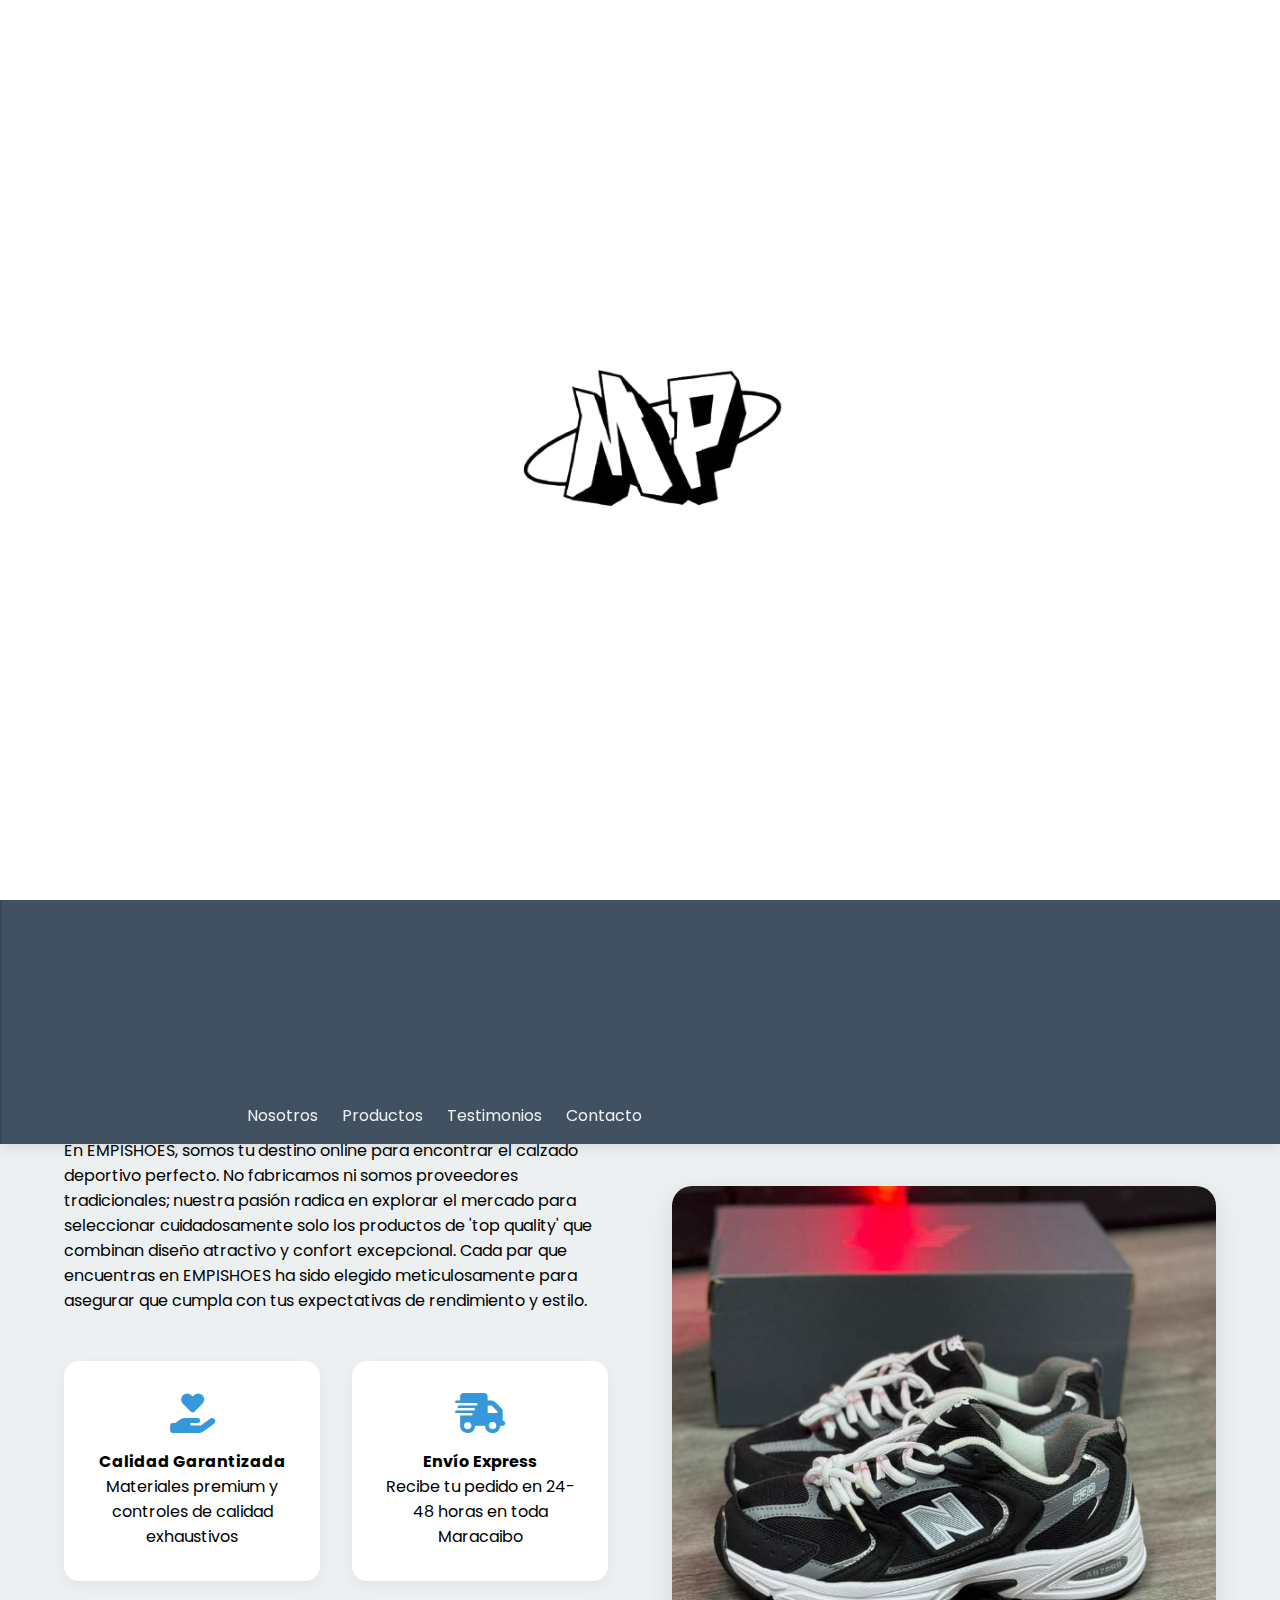
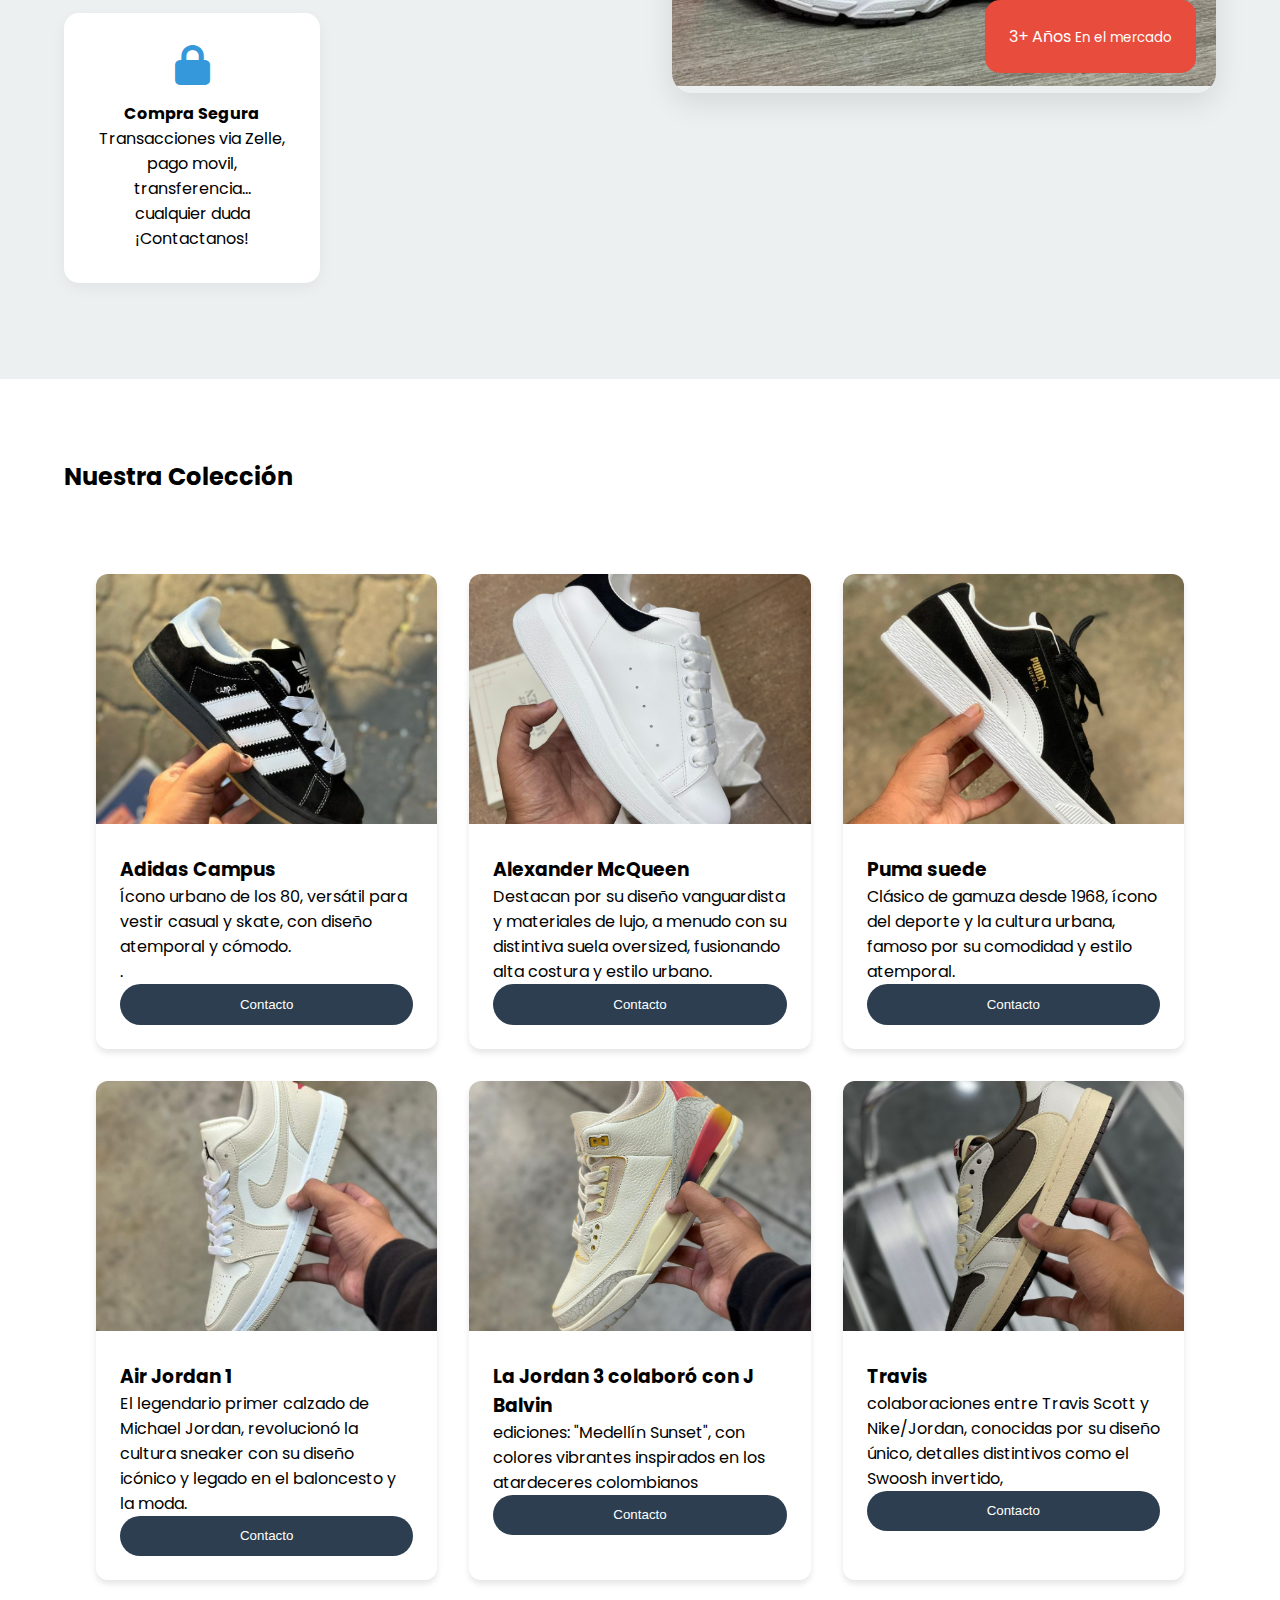
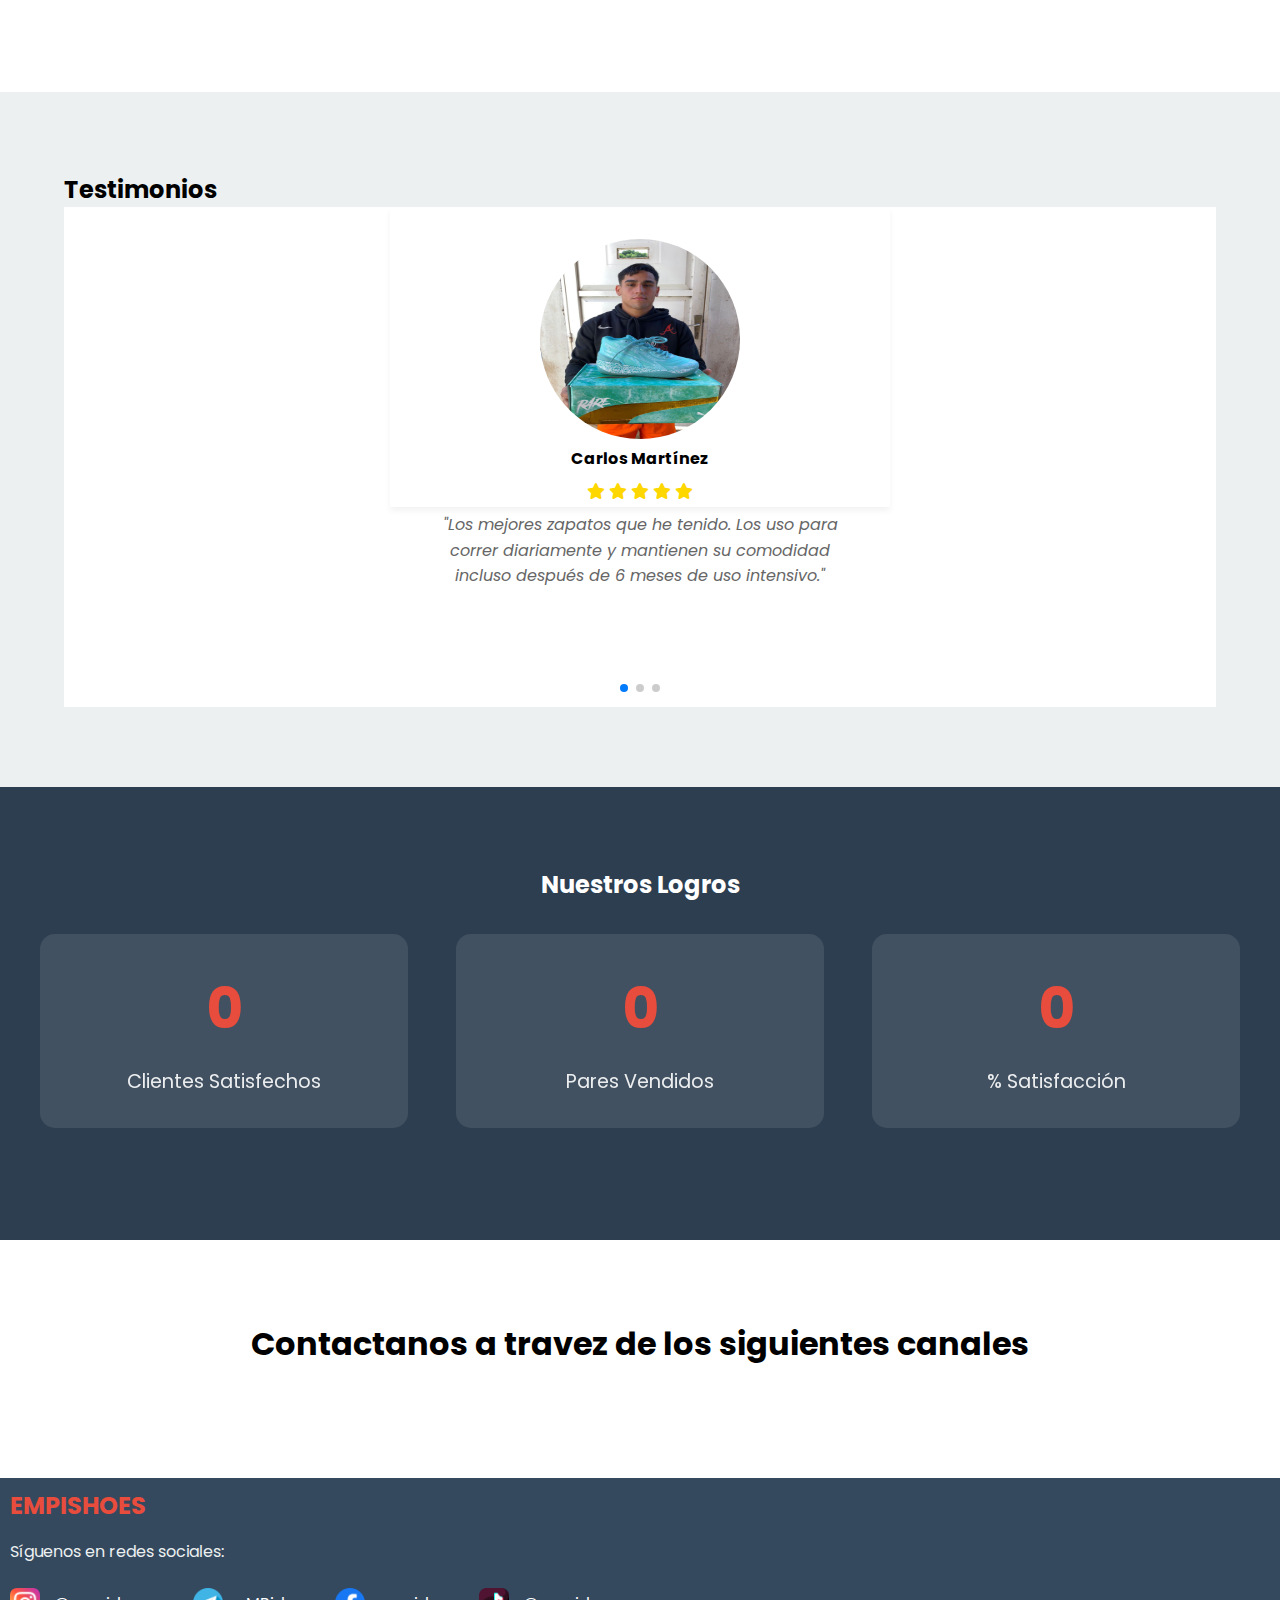
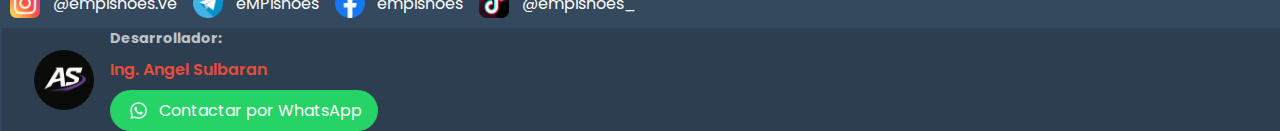
<file: index.html>
<!DOCTYPE html>
<html lang="es">
<head>
    <link rel="stylesheet" href="style.css">
    <link rel="stylesheet" href="animar.js"> <!-- Error: Debe ser script -->
    <meta charset="UTF-8">
    <meta name="viewport" content="width=device-width, initial-scale=1.0">
    <title>EMPISHOES | Zapatos Deportivos Premium Online</title>
    <link href="https://fonts.googleapis.com/css2?family=Poppins:wght@300;400;500;600;700&display=swap" rel="stylesheet">
    <link rel="stylesheet" href="https://cdnjs.cloudflare.com/ajax/libs/font-awesome/6.4.0/css/all.min.css">
    <link rel="stylesheet" href="https://cdn.jsdelivr.net/npm/swiper@9/swiper-bundle.min.css">
</head>
<body>
    <header class="header">
        <nav class="nav">
            <a href="#" class="logo">EMPISHOES</a>
            <div class="nav-links">
                <img src="img/logo2.PNG"  alt="">
                <a href="#about">Nosotros</a>
                <a href="#products">Productos</a>
                <a href="#testimonios">Testimonios</a>
                <a href="#contact">Contacto</a>
            </div>
        </nav>
        <!-- Agrega esto en el header -->
        <button class="menu-toggle" aria-label="Abrir menú">
            <span class="hamburger"></span>
        </button>
    </header>

    <div class="preloader">
        <img src="img/logoCorrecto.png" alt="EMPISHOES Logo" class="preloader-logo">
    </div>

    <section class="hero">
        <div class="hero-content">
            <h1>Zapatos Deportivos Premium<br>para tu Estilo Único</h1>
            <p>Calidad en precio y producto</p>
            <a href="https://drive.google.com/drive/folders/1gpLf9Mjy3mPeH2k1F-7JvtDMiJg0znaA" class="cta-btn">Explora la Colección</a>
        </div>
        
        <div class="hero-slider">
            <div class="swiper">
                <div class="swiper-wrapper">
                    <div class="swiper-slide">
                        <img src="img/recorte1.jpg" alt="Modelo 1">
                    </div>
                    <div class="swiper-slide">
                        <img src="img/recorte.jpg" alt="Modelo 2">
                    </div>
                    <div class="swiper-slide">
                        <img src="img/recorte3.jpg" alt="Modelo 2">
                    </div>
                </div>
                <div class="swiper-pagination"></div>
            </div>
        </div>
    </section>

    <section id="about" class="about">
    <div class="section-container">
        <div class="about-grid">
            <div class="about-content">
                <h2>Nuestra Historia</h2>
                <p class="highlight-text">Más de 3 años calzando tus pasos</p>
                <p>En EMPISHOES, somos tu destino online para encontrar el calzado deportivo perfecto. No fabricamos ni somos proveedores tradicionales; nuestra pasión radica en explorar el mercado para seleccionar cuidadosamente solo los productos de 'top quality' que combinan diseño atractivo y confort excepcional. Cada par que encuentras en EMPISHOES ha sido elegido meticulosamente para asegurar que cumpla con tus expectativas de rendimiento y estilo.</p>
                
                <div class="values-grid">
                    <div class="value-card">
                        <i class="fas fa-hand-holding-heart"></i>
                        <h4>Calidad Garantizada</h4>
                        <p>Materiales premium y controles de calidad exhaustivos</p>
                    </div>
                    <div class="value-card">
                        <i class="fas fa-shipping-fast"></i>
                        <h4>Envío Express</h4>
                        <p>Recibe tu pedido en 24-48 horas en toda Maracaibo</p>
                    </div>
                    <div class="value-card">
                        <i class="fas fa-lock"></i>
                        <h4>Compra Segura</h4>
                        <p>Transacciones via Zelle, pago movil, transferencia... cualquier duda ¡Contactanos!</p>
                    </div>
                </div>
            </div>
            
            <div class="about-image">
                <img src="img/4952000089044397573.jpg" alt="Nuestros productos" loading="lazy">
                <div class="experience-badge">
                    <span>3+ Años</span>
                    <small>En el mercado</small>
                </div>
            </div>
        </div>
    </div>
</section>

    <section id="products" class="products">
    <h2>Nuestra Colección</h2>
    <div class="products-grid">
        <div class="product-card">
            <img src="img/4952000089044397564.jpg" alt="Zapato Runner Pro" loading="lazy">
            <div class="product-content">
                <h3>Adidas Campus</h3>
                <p>Ícono urbano de los 80, versátil para vestir casual y skate, con diseño atemporal y cómodo.
                    <br>.
                </p>
                
                <button class="product-btn"><a href="#contact">Contacto</a></button>
            </div>
        </div>

        <div class="product-card">
            <img src="img/4952000089044397565.jpg" alt="Urban Street" loading="lazy">
            <div class="product-content">
                <h3>Alexander McQueen</h3>
                <p>Destacan por su diseño vanguardista y materiales de lujo, a menudo con su distintiva suela oversized, fusionando alta costura y estilo urbano.</p>
             
                <button class="product-btn"><a href="#contact">Contacto</a></button>
            </div>
        </div>

        <div class="product-card">
            <img src="img/4952000089044397566.jpg" alt="Trail Master" loading="lazy">
            <div class="product-content">
                <h3>Puma suede</h3>
                <p>Clásico de gamuza desde 1968, ícono del deporte y la cultura urbana, famoso por su comodidad y estilo atemporal.</p>
                
                <button class="product-btn"><a href="#contact">Contacto</a></button>
            </div>
        </div>

        <div class="product-card">
            <img src="img/4952000089044397567.jpg" alt="Sport Light" loading="lazy">
            <div class="product-content">
                <h3>Air Jordan 1</h3>
                <p>El legendario primer calzado de Michael Jordan, revolucionó la cultura sneaker con su diseño icónico y legado en el baloncesto y la moda.</p>
                
                <button class="product-btn"><a href="#contact">Contacto</a></button>
            </div>
        </div>

        <div class="product-card">
            <img src="img/4952000089044397568.jpg" alt="Basket Pro" loading="lazy">
            <div class="product-content">
                <h3>La Jordan 3 colaboró con J Balvin</h3>
                <p>ediciones: "Medellín Sunset", con colores vibrantes inspirados en los atardeceres colombianos</p>
                
                <button class="product-btn"><a href="#contact">Contacto</a></button>
            </div>
        </div>

        <div class="product-card">
            <img src="img/4952000089044397569.jpg" alt="Casual Flex" loading="lazy">
            <div class="product-content">
                <h3>Travis</h3>
                <p>colaboraciones entre Travis Scott y Nike/Jordan, conocidas por su diseño único, detalles distintivos como el Swoosh invertido,</p>
                
                <button class="product-btn"><a href="#contact">Contacto</a></button>
            </div>
        </div>

    </div>
</section>

<section class="testimonials" id="testimonios">
    <h2>Testimonios</h2>
    <div class="swiper testimonials-swiper">
        
        <div class="swiper-wrapper">
            
            <div class="swiper-slide">
                <div class="testimonial-card">
                    <img src="img/persona1.jpg" alt="Cliente Satisfecho" class="testimonial-img">
                    <h4>Carlos Martínez</h4>
                    <div class="rating">
                        <i class="fas fa-star"></i>
                        <i class="fas fa-star"></i>
                        <i class="fas fa-star"></i>
                        <i class="fas fa-star"></i>
                        <i class="fas fa-star"></i>
                    </div>
                    <p>"Los mejores zapatos que he tenido. Los uso para correr diariamente y mantienen su comodidad incluso después de 6 meses de uso intensivo."</p>
                </div>
            </div>

            <div class="swiper-slide">
                <div class="testimonial-card">
                    <img src="img/persona2.jpg" alt="Cliente Satisfecho" class="testimonial-img">
                    <h4>Andres Rodríguez</h4>
                    <div class="rating">
                        <i class="fas fa-star"></i>
                        <i class="fas fa-star"></i>
                        <i class="fas fa-star"></i>
                        <i class="fas fa-star"></i>
                        <i class="fas fa-star"></i>
                    </div>
                    <p>"Excelente calidad y atención al cliente. El envío llegó antes de lo esperado y los zapatos son exactamente como se muestran en las fotos."</p>
                </div>
            </div>

            <div class="swiper-slide">
                <div class="testimonial-card">
                    <img src="img/persona3.jpg" alt="Cliente Satisfecho" class="testimonial-img">
                    <h4>David Gómez</h4>
                    <div class="rating">
                        <i class="fas fa-star"></i>
                        <i class="fas fa-star"></i>
                        <i class="fas fa-star"></i>
                        <i class="fas fa-star"></i>
                        <i class="fas fa-star"></i>
                    </div>
                    <p>"Increíble relación calidad-precio. Compré los Urban Street y son perfectos para el uso diario en la ciudad. ¡Totalmente recomendados!"</p>
                </div>
            </div>
        </div>
        <div class="swiper-pagination"></div>
    </div>
</section>

<section class="stats-section">
    <div class="stats-container">
        <h2>Nuestros Logros</h2>
        <div class="stats-grid">
            <div class="stat-card">
                <div class="stat-number" data-count="1500">0</div>
                <div class="stat-label">Clientes Satisfechos</div>
            </div>
            <div class="stat-card">
                <div class="stat-number" data-count="500">0</div>
                <div class="stat-label">Pares Vendidos</div>
            </div>
            <div class="stat-card">
                <div class="stat-number" data-count="98">0</div>
                <div class="stat-label">% Satisfacción</div>
            </div>
        </div>
    </div>
</section>

    <section id="contact" class="contact">
        <form id="contactForm">
            <h1>Contactanos a travez de los siguientes canales</h1>
            <ul>
                
                <li><a href="https://wa.me/+584126505112"><img src="img/social.png" alt="wasap"></a></li>
                <li><a href="https://t.me/empishoes"><img src="img/telegrama.png" alt="telegram"></a></li>
                <li><a href="https://www.instagram.com/empishoes.ve?igsh=cjZmejBwaXFtbnp5"><img src="img/instagram.png" alt="instagram"></a></li>
            </ul>
        </form>
    </section>

    <footer class="footer">
        <div class="footer-content">
            <!-- Sección Redes Sociales -->
            <div class="footer-section">
                <h3 class="footer-title">EMPISHOES</h3>
                <p class="footer-subtitle">Síguenos en redes sociales:</p>
                <div class="social-links">
                    <a href="https://www.instagram.com/empishoes.ve" target="_blank" class="social-item">
                        <img src="img/instagram.png" alt="Instagram">
                        <span>@empishoes.ve</span>
                    </a>
                    <a href="https://t.me/empishoes" target="_blank" class="social-item">
                        <img src="img/telegrama.png" alt="Telegram">
                        <span>eMPishoes</span>
                    </a>
                    <a href="https://www.facebook.com/100086057366749" target="_blank" class="social-item">
                        <img src="img/facebook.png" alt="Facebook">
                        <span>empishoes</span>
                    </a>
                    <a href="https://www.tiktok.com/@empishoes_" target="_blank" class="social-item">
                        <img src="img/tik-tok.png" alt="TikTok">
                        <span>@empishoes_</span>
                    </a>
                </div>
            </div>
    
            <!-- Sección Creador -->
            <div class="creador">
                <div class="developer-info">
                    <img src="img/miLogo.jpg" alt="Logo desarrollador" class="developer-logo">
                    <div class="developer-details">
                        <h4 class="developer-title">Desarrollador:</h4>
                        <p class="developer-name">Ing. Angel Sulbaran</p>
                        <a href="https://wa.me/584246018457" target="_blank" class="whatsapp-contact">
                            <img src="img/social.png" alt="Contactar por WhatsApp" class="whatsapp-icon">
                            <span>Contactar por WhatsApp</span>
                        </a>
                    </div>
                </div>
            </div>
        </div>
    </footer>

    <script src="https://cdn.jsdelivr.net/npm/swiper@9/swiper-bundle.min.js" class="top"></script>
    <script>

        // Contadores animados
        function animateValue(obj, start, end, duration) {
            let startTimestamp = null;
            const step = (timestamp) => {
                if (!startTimestamp) startTimestamp = timestamp;
                const progress = Math.min((timestamp - startTimestamp) / duration, 1);
                obj.textContent = Math.floor(progress * (end - start) + start);
                if (progress < 1) {
                    window.requestAnimationFrame(step);
                }
            };
            window.requestAnimationFrame(step);
        }

    // Observer para los contadores
    const counterObserver = new IntersectionObserver((entries) => {
        entries.forEach(entry => {
            if (entry.isIntersecting) {
                const counters = document.querySelectorAll('.stat-number');
                counters.forEach(counter => {
                    const target = parseInt(counter.dataset.count);
                    animateValue(counter, 0, target, 2000);
                });
                counterObserver.disconnect();
            }
        });
    }, { threshold: 0.5 });

    counterObserver.observe(document.querySelector('.stats-section'));


        const testimonialSwiper = new Swiper('.testimonials-swiper', {
            loop: true,
            autoplay: {
                delay: 5000,
            },
            pagination: {
                el: '.swiper-pagination',
                clickable: true,
            },
            breakpoints: {
                768: {
                    slidesPerView: 1,
                    spaceBetween: 20,
                },
                1024: {
                    slidesPerView: 2,
                    spaceBetween: 30,
                }
            }
        });
        
        
        // Swiper Initialization
        const swiper = new Swiper('.swiper', {
            loop: true,
            autoplay: {
                delay: 3000,
            },
            pagination: {
                el: '.swiper-pagination',
                clickable: true,
            },
        });

        // Smooth Scroll
        document.querySelectorAll('a[href^="#"]').forEach(anchor => {
            anchor.addEventListener('click', function (e) {
                e.preventDefault();
                document.querySelector(this.getAttribute('href')).scrollIntoView({
                    behavior: 'smooth'
                });
            });
        });

        // Form Handling
        document.getElementById('contactForm').addEventListener('submit', (e) => {
            e.preventDefault();
            // Aquí iría la lógica de envío
            alert('Gracias por tu mensaje!');
        });

        // Scroll Animation
        const observerOptions = {
            threshold: 0.1
        };

        const observer = new IntersectionObserver((entries) => {
            entries.forEach(entry => {
                if (entry.isIntersecting) {
                    entry.target.classList.add('visible');
                }
            });
        }, observerOptions);

        document.querySelectorAll('.product-card').forEach(card => {
            observer.observe(card);
        });

        // Back to Top Button
const backToTop = document.createElement('button');
backToTop.innerHTML = '↑';
backToTop.classList.add('back-to-top');
document.body.appendChild(backToTop);

// Estilos CSS para el botón
const style = document.createElement('style');
style.textContent = `
.back-to-top {
    position: fixed;
    bottom: 20px;
    right: 20px;
    width: 50px;
    height: 50px;
    border: none;
    border-radius: 50%;
    background-color: var(--secondary);
    color: white;
    font-size: 24px;
    cursor: pointer;
    opacity: 0;
    visibility: hidden;
    transform: translateY(100px);
    transition: all 0.3s ease;
    box-shadow: 0 5px 15px rgba(0,0,0,0.3);
    z-index: 1000;
    display: flex;
    align-items: center;
    justify-content: center;
}

.back-to-top.show {
    opacity: 1;
    visibility: visible;
    transform: translateY(0);
}

.back-to-top:hover {
    transform: translateY(-3px);
    background-color: var(--accent);
    box-shadow: 0 8px 20px rgba(0,0,0,0.4);
}

@keyframes pulse {
    0% { transform: scale(1); }
    50% { transform: scale(1.1); }
    100% { transform: scale(1); }
}

.back-to-top.pulse {
    animation: pulse 1.5s infinite;
}
`;
document.head.appendChild(style);

window.addEventListener('scroll', () => {
    if (window.scrollY > 500) {
        backToTop.classList.add('show', 'pulse');
    } else {
        backToTop.classList.remove('show', 'pulse');
    }
});

backToTop.addEventListener('click', () => {
    backToTop.classList.add('click-animation');
    window.scrollTo({
        top: 0,
        behavior: 'smooth'
    });
    setTimeout(() => {
        backToTop.classList.remove('click-animation');
    }, 300);
});

// Añadir animación al hacer clic
const clickStyle = document.createElement('style');
clickStyle.textContent = `
@keyframes bounce {
    0%, 100% { transform: translateY(0); }
    50% { transform: translateY(-10px); }
}

.click-animation {
    animation: bounce 0.3s ease;
}
`;
document.head.appendChild(clickStyle);


// Agrega esta parte al final del script
document.addEventListener('DOMContentLoaded', function() {
    // Agrega clase de loading al body
    document.body.classList.add('loading');
    
    // Oculta el preloader después de 2.5s
    setTimeout(() => {
      document.querySelector('.preloader').style.display = 'none';
      document.body.classList.remove('loading');
    }, 2500);
  });


  // Agrega este script
const menuToggle = document.querySelector('.menu-toggle');
const navLinks = document.querySelector('.nav-links');

// Toggle del menú
menuToggle.addEventListener('click', () => {
    navLinks.classList.toggle('active');
    menuToggle.classList.toggle('active');
    
    // Actualizar accesibilidad
    const isExpanded = navLinks.classList.contains('active');
    menuToggle.setAttribute('aria-expanded', isExpanded);
});

// Cerrar menú al hacer click en un enlace
document.querySelectorAll('.nav-links a').forEach(link => {
    link.addEventListener('click', () => {
        navLinks.classList.remove('active');
        menuToggle.classList.remove('active');
        menuToggle.setAttribute('aria-expanded', 'false');
    });
});

// Cerrar menú al hacer click fuera
document.addEventListener('click', (e) => {
    if (!navLinks.contains(e.target) && !menuToggle.contains(e.target)) {
        navLinks.classList.remove('active');
        menuToggle.classList.remove('active');
        menuToggle.setAttribute('aria-expanded', 'false');
    }
});
    </script>
</body>
</html>
</file>
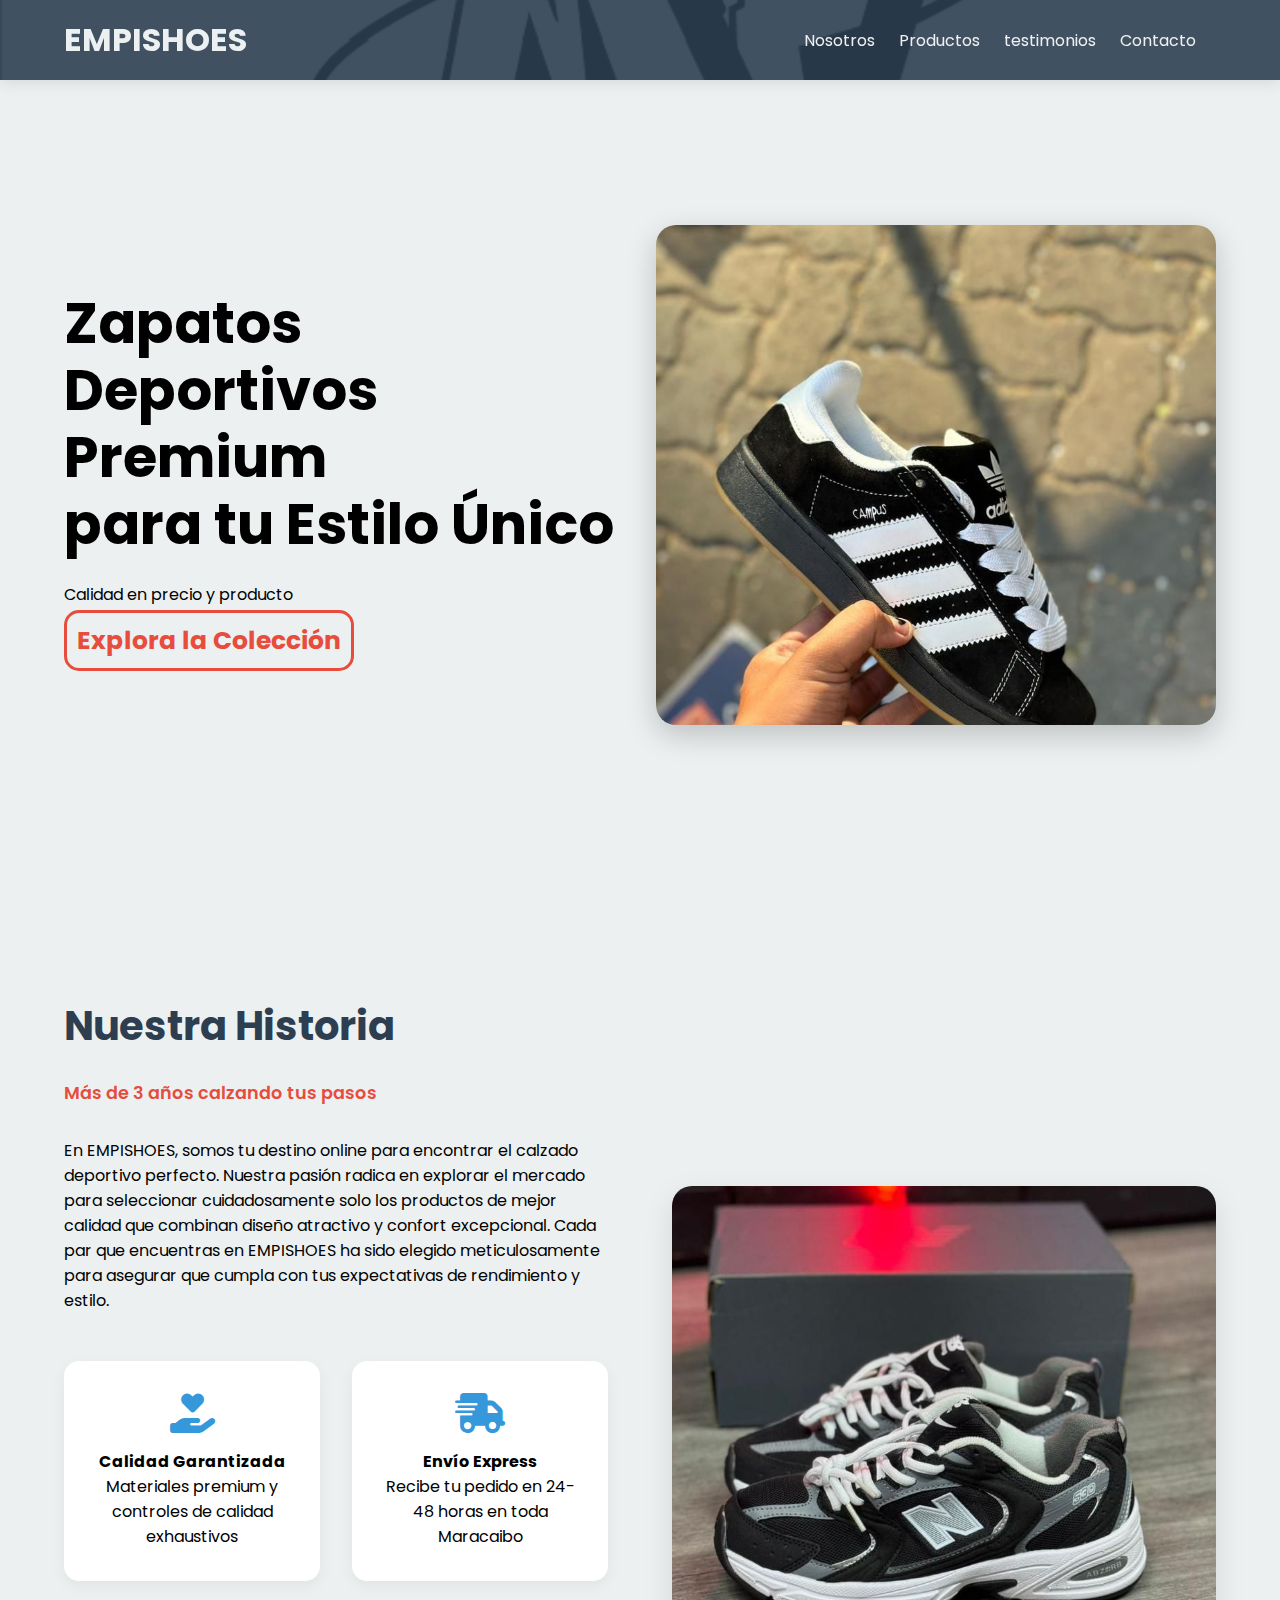
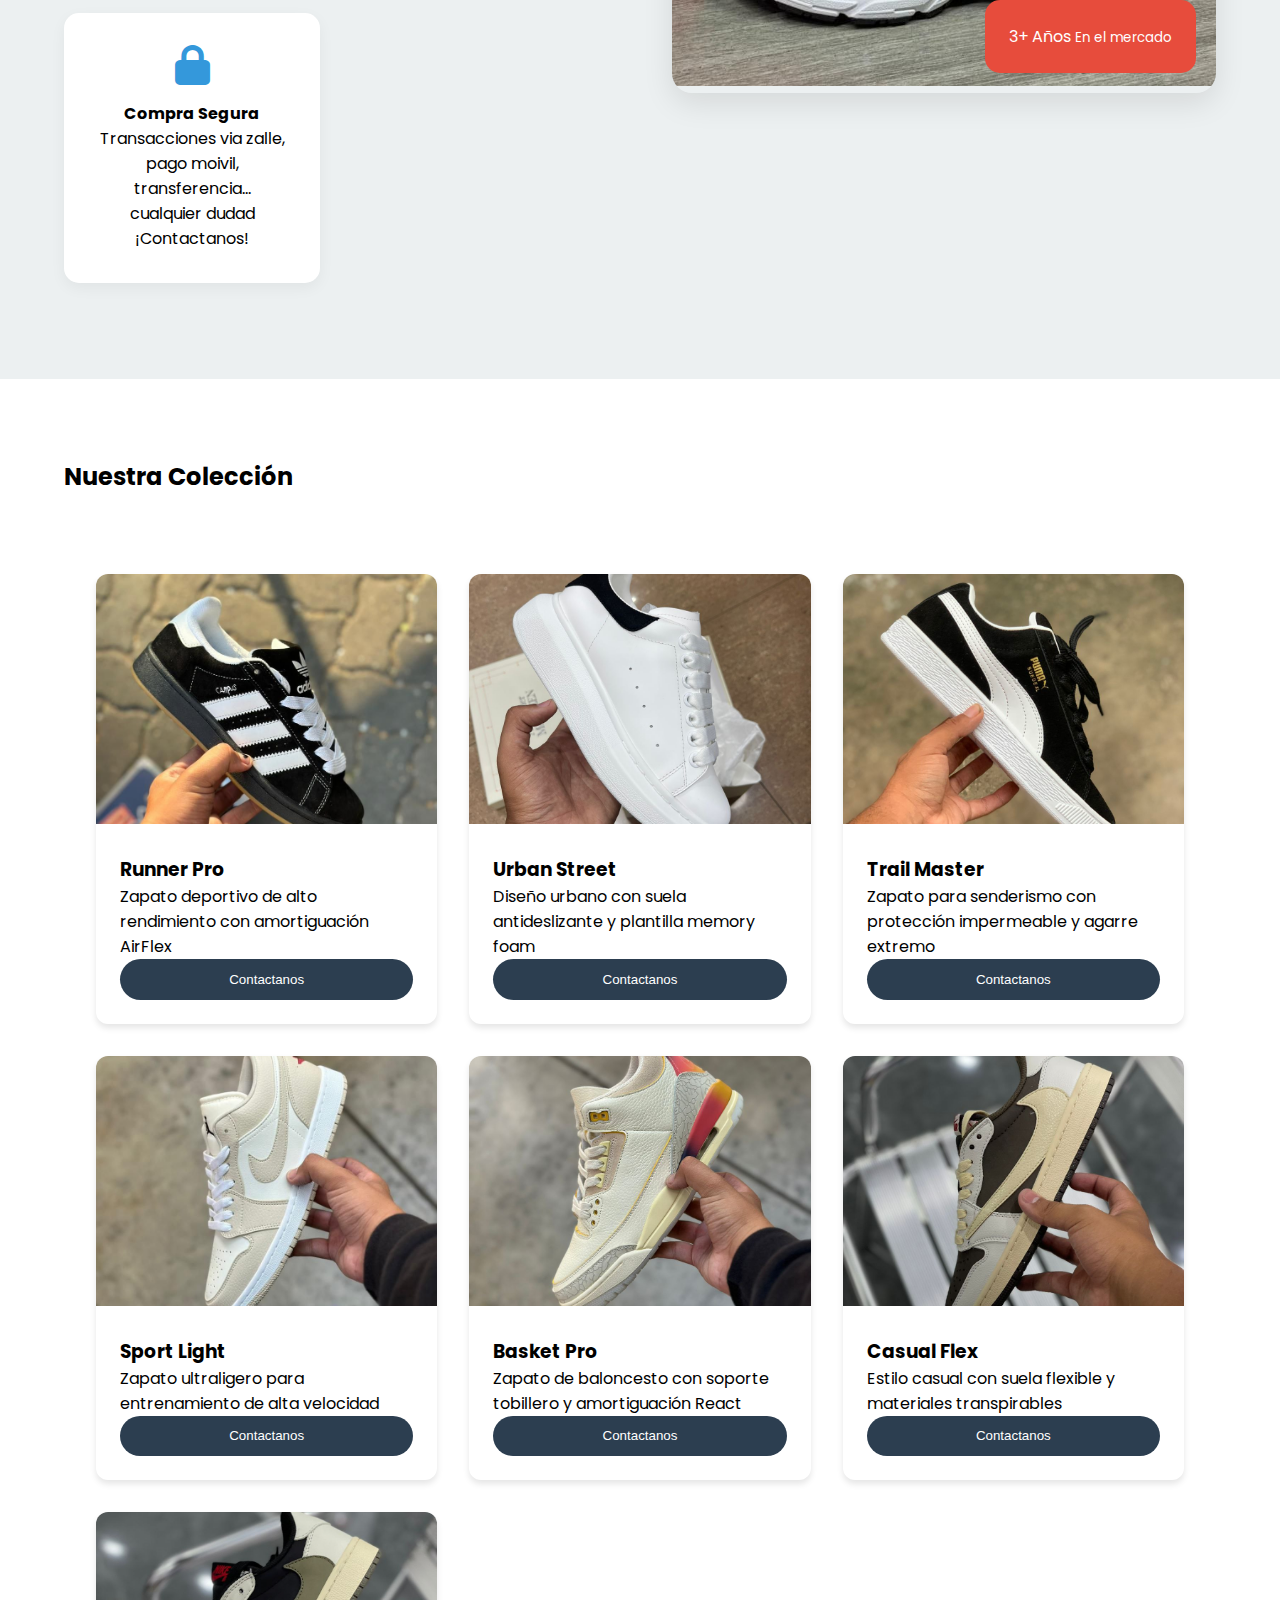
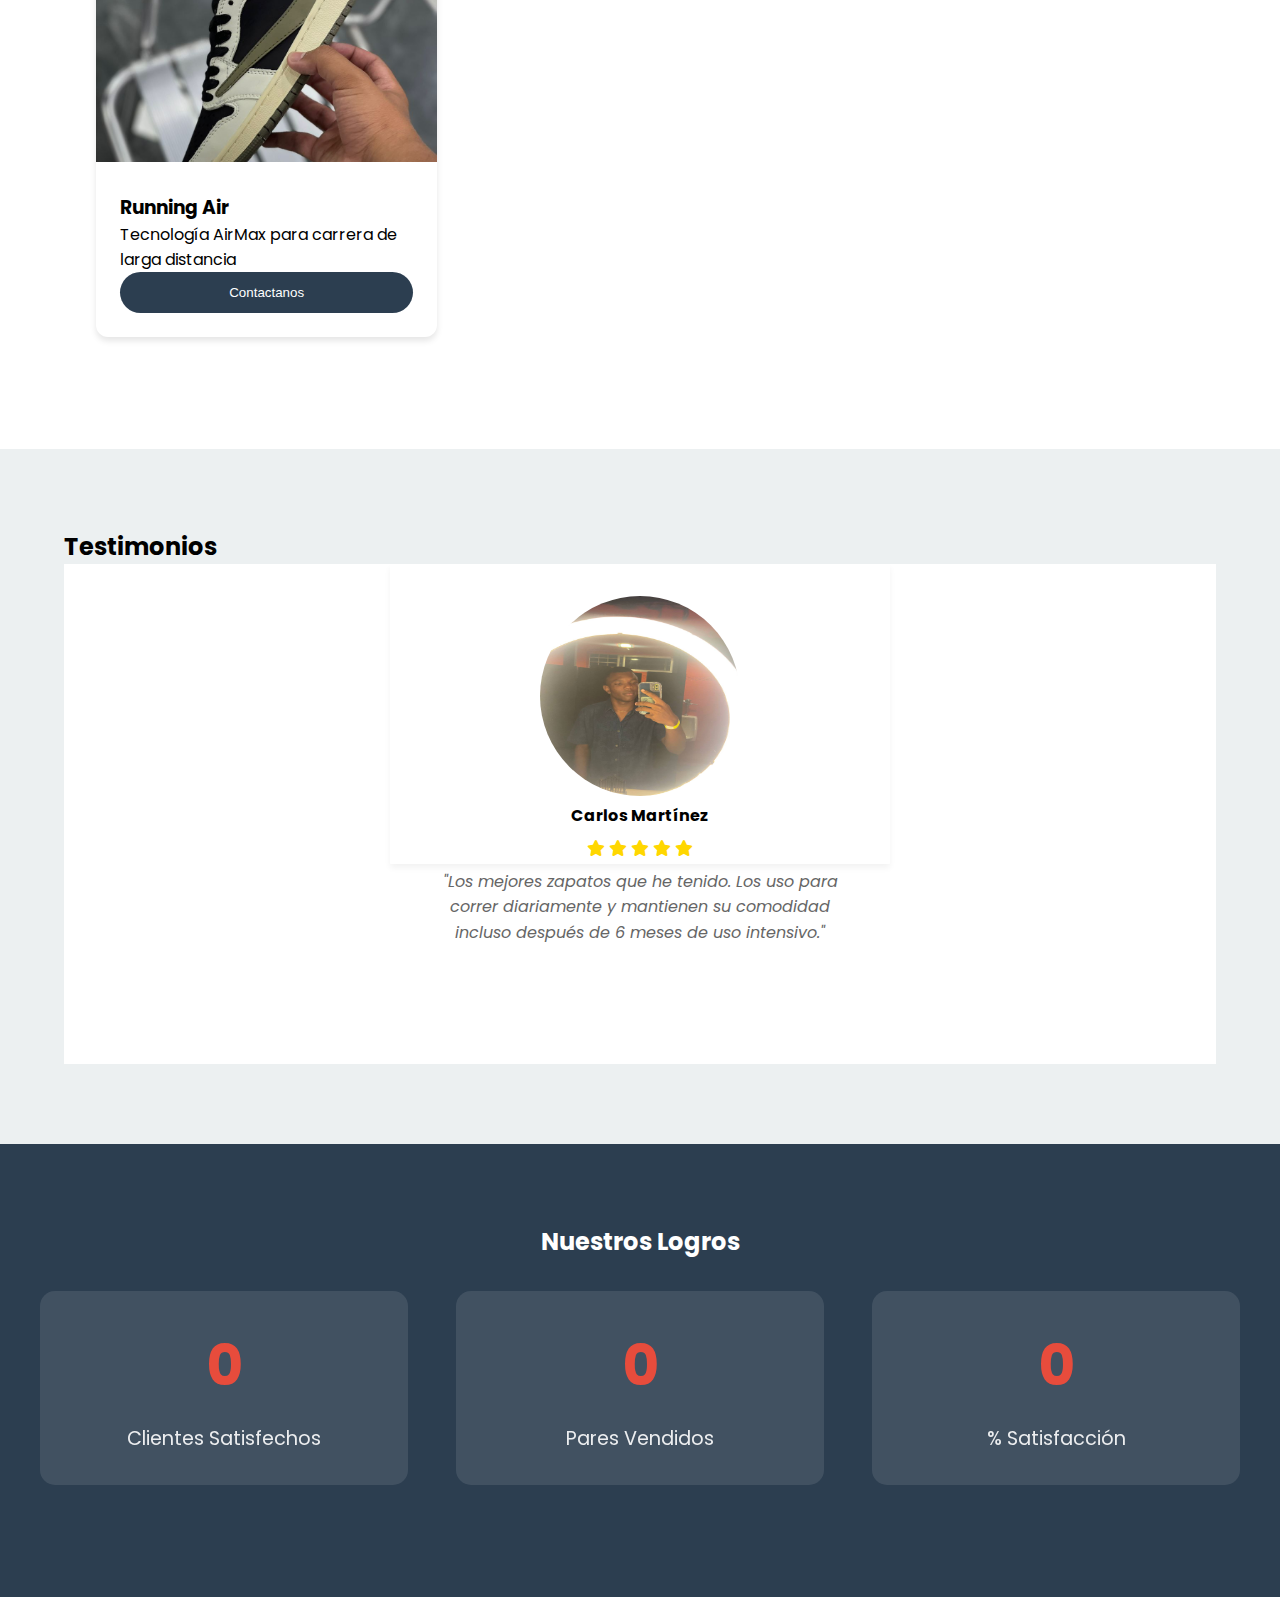
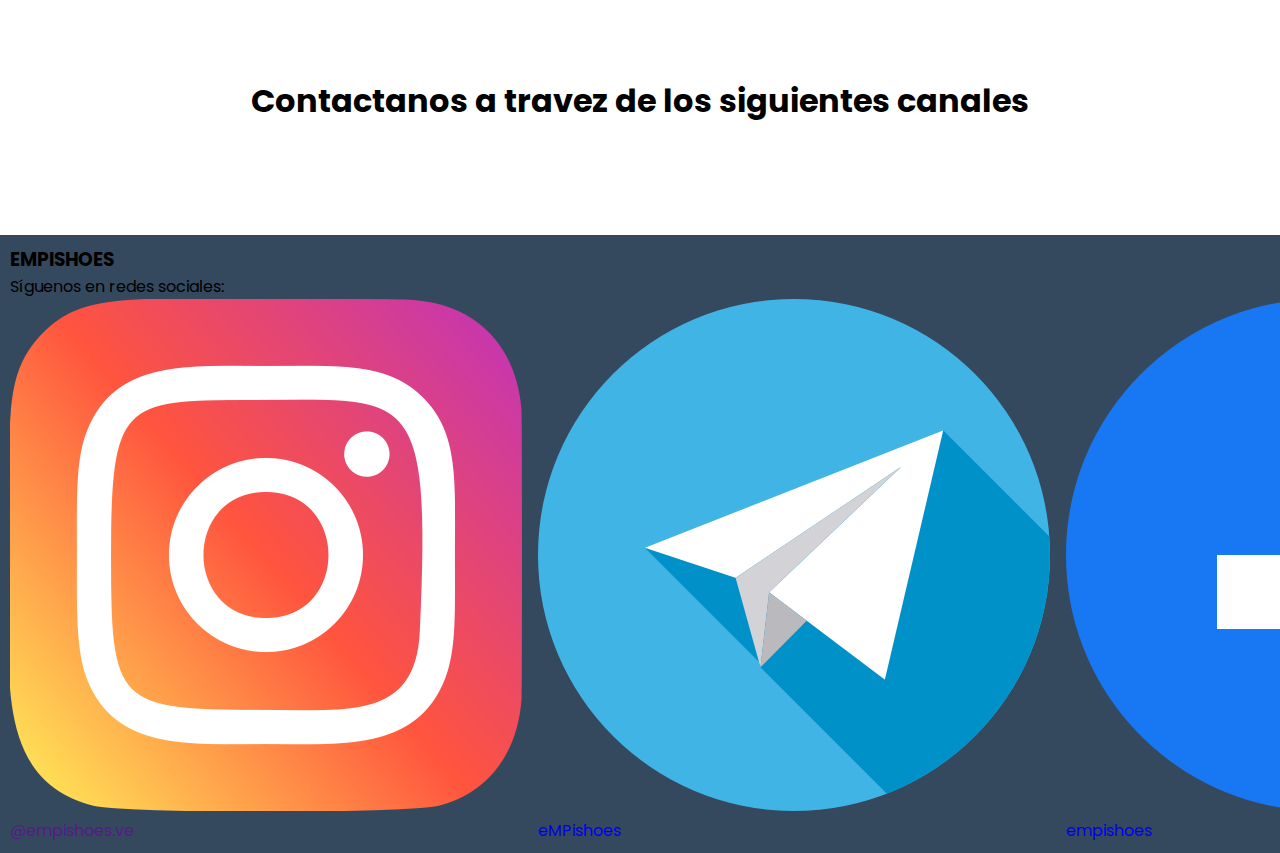
<file: copia.html>
<!DOCTYPE html>
<html lang="es">
<head>
    <link rel="stylesheet" href="style.css">
    <link rel="stylesheet" href="animar.js">
    <meta charset="UTF-8">
    <meta name="viewport" content="width=device-width, initial-scale=1.0">
    <title>EMPISHOES | Zapatos Deportivos Premium Online</title>
    <link href="https://fonts.googleapis.com/css2?family=Poppins:wght@300;400;500;600;700&display=swap" rel="stylesheet">
    <link rel="stylesheet" href="https://cdnjs.cloudflare.com/ajax/libs/font-awesome/6.4.0/css/all.min.css">
    <link rel="stylesheet" href="https://cdn.jsdelivr.net/npm/swiper@9/swiper-bundle.min.css">
</head>
<body>
    <header class="header">
        <nav class="nav">
            <a href="#" class="logo">EMPISHOES</a>
            <div class="nav-links">
                
                <a href="#about">Nosotros</a>
                <a href="#products">Productos</a>
                <a href="#testimonio">testimonios</a>
                <a href="#contact">Contacto</a>
            </div>
        </nav>
    </header>

    <section class="hero">
        <div class="hero-content">
            <h1>Zapatos Deportivos Premium<br>para tu Estilo Único</h1>
            <p>Calidad en precio y producto</p>
            <a href="https://drive.google.com/drive/folders/1gpLf9Mjy3mPeH2k1F-7JvtDMiJg0znaA">Explora la Colección</a>
        </div>
        
        <div class="hero-slider">
            <div class="swiper">
                <div class="swiper-wrapper">
                    <div class="swiper-slide">
                        <img src="img/4952000089044397564.jpg" alt="Modelo Premium" loading="lazy">
                    </div>
                    </div>
                <div class="swiper-pagination"></div>
            </div>
        </div>
    </section>

    <section id="about" class="about">
    <div class="section-container">
        <div class="about-grid">
            <div class="about-content">
                <h2>Nuestra Historia</h2>
                <p class="highlight-text">Más de 3 años calzando tus pasos</p>
                <p>En EMPISHOES, somos tu destino online para encontrar el calzado deportivo perfecto. Nuestra pasión radica en explorar el mercado para seleccionar cuidadosamente solo los productos de mejor calidad que combinan diseño atractivo y confort excepcional. Cada par que encuentras en EMPISHOES ha sido elegido meticulosamente para asegurar que cumpla con tus expectativas de rendimiento y estilo.</p>
                
                <div class="values-grid">
                    <div class="value-card">
                        <i class="fas fa-hand-holding-heart"></i>
                        <h4>Calidad Garantizada</h4>
                        <p>Materiales premium y controles de calidad exhaustivos</p>
                    </div>
                    <div class="value-card">
                        <i class="fas fa-shipping-fast"></i>
                        <h4>Envío Express</h4>
                        <p>Recibe tu pedido en 24-48 horas en toda Maracaibo</p>
                    </div>
                    <div class="value-card">
                        <i class="fas fa-lock"></i>
                        <h4>Compra Segura</h4>
                        <p>Transacciones via zalle, pago moivil, transferencia... cualquier dudad ¡Contactanos!</p>
                    </div>
                </div>
            </div>
            
            <div class="about-image">
                <img src="img/4952000089044397573.jpg" alt="Nuestros productos" loading="lazy">
                <div class="experience-badge">
                    <span>3+ Años</span>
                    <small>En el mercado</small>
                </div>
            </div>
        </div>
    </div>
</section>

    <section id="products" class="products">
    <h2>Nuestra Colección</h2>
    <div class="products-grid">
        <div class="product-card">
            <img src="img/4952000089044397564.jpg" alt="Zapato Runner Pro" loading="lazy">
            <div class="product-content">
                <h3>Runner Pro</h3>
                <p>Zapato deportivo de alto rendimiento con amortiguación AirFlex</p>
                <button class="product-btn">Contactanos</button>
            </div>
        </div>

        <div class="product-card">
            <img src="img/4952000089044397565.jpg" alt="Urban Street" loading="lazy">
            <div class="product-content">
                <h3>Urban Street</h3>
                <p>Diseño urbano con suela antideslizante y plantilla memory foam</p>
                <button class="product-btn">Contactanos</button>
            </div>
        </div>

        <div class="product-card">
            <img src="img/4952000089044397566.jpg" alt="Trail Master" loading="lazy">
            <div class="product-content">
                <h3>Trail Master</h3>
                <p>Zapato para senderismo con protección impermeable y agarre extremo</p>
                <button class="product-btn">Contactanos</button>
            </div>
        </div>

        <div class="product-card">
            <img src="img/4952000089044397567.jpg" alt="Sport Light" loading="lazy">
            <div class="product-content">
                <h3>Sport Light</h3>
                <p>Zapato ultraligero para entrenamiento de alta velocidad</p>
                <button class="product-btn">Contactanos</button>
            </div>
        </div>

        <div class="product-card">
            <img src="img/4952000089044397568.jpg" alt="Basket Pro" loading="lazy">
            <div class="product-content">
                <h3>Basket Pro</h3>
                <p>Zapato de baloncesto con soporte tobillero y amortiguación React</p>
                <button class="product-btn">Contactanos</button>
            </div>
        </div>

        <div class="product-card">
            <img src="img/4952000089044397569.jpg" alt="Casual Flex" loading="lazy">
            <div class="product-content">
                <h3>Casual Flex</h3>
                <p>Estilo casual con suela flexible y materiales transpirables</p>
                <button class="product-btn">Contactanos</button>
            </div>
        </div>

        <div class="product-card">
            <img src="img/4952000089044397570.jpg" alt="Running Air" loading="lazy">
            <div class="product-content">
                <h3>Running Air</h3>
                <p>Tecnología AirMax para carrera de larga distancia</p>
                <button class="product-btn">Contactanos</button>
            </div>
        </div>
    </div>
</section>

<section class="testimonials" id="testimonio">
    <h2>Testimonios</h2>
    <div class="swiper testimonials-swiper">
        
        <div class="swiper-wrapper">
            
            <div class="swiper-slide">
                <div class="testimonial-card">
                    <img src="img/yo.jpg" alt="Cliente Satisfecho" class="testimonial-img">
                    <h4>Carlos Martínez</h4>
                    <div class="rating">
                        <i class="fas fa-star"></i>
                        <i class="fas fa-star"></i>
                        <i class="fas fa-star"></i>
                        <i class="fas fa-star"></i>
                        <i class="fas fa-star"></i>
                    </div>
                    <p>"Los mejores zapatos que he tenido. Los uso para correr diariamente y mantienen su comodidad incluso después de 6 meses de uso intensivo."</p>
                </div>
            </div>

            <div class="swiper-slide">
                <div class="testimonial-card">
                    <img src="img/yo.jpg" alt="Cliente Satisfecho" class="testimonial-img">
                    <h4>Ana Rodríguez</h4>
                    <div class="rating">
                        <i class="fas fa-star"></i>
                        <i class="fas fa-star"></i>
                        <i class="fas fa-star"></i>
                        <i class="fas fa-star"></i>
                        <i class="fas fa-star"></i>
                    </div>
                    <p>"Excelente calidad y atención al cliente. El envío llegó antes de lo esperado y los zapatos son exactamente como se muestran en las fotos."</p>
                </div>
            </div>

            <div class="swiper-slide">
                <div class="testimonial-card">
                    <img src="img/yo.jpg" alt="Cliente Satisfecho" class="testimonial-img">
                    <h4>David Gómez</h4>
                    <div class="rating">
                        <i class="fas fa-star"></i>
                        <i class="fas fa-star"></i>
                        <i class="fas fa-star"></i>
                        <i class="fas fa-star"></i>
                        <i class="fas fa-star"></i>
                    </div>
                    <p>"Increíble relación calidad-precio. Compré los Urban Street y son perfectos para el uso diario en la ciudad. ¡Totalmente recomendados!"</p>
                </div>
            </div>
        </div>
        <div class="swiper-pagination"></div>
    </div>
</section>

<section class="stats-section">
    <div class="stats-container">
        <h2>Nuestros Logros</h2>
        <div class="stats-grid">
            <div class="stat-card">
                <div class="stat-number" data-count="1500">0</div>
                <div class="stat-label">Clientes Satisfechos</div>
            </div>
            <div class="stat-card">
                <div class="stat-number" data-count="500">0</div>
                <div class="stat-label">Pares Vendidos</div>
            </div>
            <div class="stat-card">
                <div class="stat-number" data-count="98">0</div>
                <div class="stat-label">% Satisfacción</div>
            </div>
        </div>
    </div>
</section>

    <section id="contact" class="contact">
        <form id="contac">
            <h1>Contactanos a travez de los siguientes canales</h1>
            <ul>
                <li><a href=""><img src="img/social.png" alt="wasap"></a></li>
                <li><a href=""><img src="img/telegrama.png" alt="telegram"></a></li>
                <li><a href=""><img src="img/instagram.png" alt="instagram"></a></li>
            </ul>
        </form>
    </section>

    <footer class="footer">
        <div class="footer-content">
            <div class="footer-section">
                <h3>EMPISHOES</h3>
                <p>Síguenos en redes sociales:</p>
                <div class="social-links">
                    <a href=""><img src="img/instagram.png" class="fab fa-instagram"> <label for="">@empishoes.ve</label></i></a>
                    <a href="https://t.me/empishoes"><img src="img/telegrama.png" class="fab fa-facebook"><label for="">eMPishoes</label></i></a>
                    <a href="https://www.facebook.com/people/empishoes/100086057366749/#"><img src="img/facebook.png" class="fab fa-whatsapp"> <label for="">empishoes</label></i></a>
                    <a href="https://www.tiktok.com/@empishoes_"><img src="img/tik-tok.png" class="fab fa-whatsapp"> <label for="">@empishoes_</label></i></a>
                </div>
            </div>
        </div>
    </footer>

    <script>

        // Contadores animados
        function animateValue(obj, start, end, duration) {
            let startTimestamp = null;
            const step = (timestamp) => {
                if (!startTimestamp) startTimestamp = timestamp;
                const progress = Math.min((timestamp - startTimestamp) / duration, 1);
                obj.textContent = Math.floor(progress * (end - start) + start);
                if (progress < 1) {
                    window.requestAnimationFrame(step);
                }
            };
            window.requestAnimationFrame(step);
        }

    // Observer para los contadores
    const counterObserver = new IntersectionObserver((entries) => {
        entries.forEach(entry => {
            if (entry.isIntersecting) {
                const counters = document.querySelectorAll('.stat-number');
                counters.forEach(counter => {
                    const target = parseInt(counter.dataset.count);
                    animateValue(counter, 0, target, 2000);
                });
                counterObserver.disconnect();
            }
        });
    }, { threshold: 0.5 });

    counterObserver.observe(document.querySelector('.stats-section'));


        const testimonialSwiper = new Swiper('.testimonials-swiper', {
            loop: true,
            autoplay: {
                delay: 5000,
            },
            pagination: {
                el: '.swiper-pagination',
                clickable: true,
            },
            breakpoints: {
                768: {
                    slidesPerView: 1,
                    spaceBetween: 20,
                },
                1024: {
                    slidesPerView: 2,
                    spaceBetween: 30,
                }
            }
        });
        
        
        // Swiper Initialization
        const swiper = new Swiper('.swiper', {
            loop: true,
            autoplay: {
                delay: 3000,
            },
            pagination: {
                el: '.swiper-pagination',
                clickable: true,
            },
        });

        // Smooth Scroll
        document.querySelectorAll('a[href^="#"]').forEach(anchor => {
            anchor.addEventListener('click', function (e) {
                e.preventDefault();
                document.querySelector(this.getAttribute('href')).scrollIntoView({
                    behavior: 'smooth'
                });
            });
        });

        // Form Handling
        document.getElementById('contactForm').addEventListener('submit', (e) => {
            e.preventDefault();
            // Aquí iría la lógica de envío
            alert('Gracias por tu mensaje!');
        });

        // Scroll Animation
        const observerOptions = {
            threshold: 0.1
        };

        const observer = new IntersectionObserver((entries) => {
            entries.forEach(entry => {
                if (entry.isIntersecting) {
                    entry.target.classList.add('visible');
                }
            });
        }, observerOptions);

        document.querySelectorAll('.product-card').forEach(card => {
            observer.observe(card);
        });

        // Back to Top Button
const backToTop = document.createElement('button');
backToTop.innerHTML = '↑';
backToTop.classList.add('back-to-top');
document.body.appendChild(backToTop);

// Estilos CSS para el botón
const style = document.createElement('style');
style.textContent = `
.back-to-top {
    position: fixed;
    bottom: 20px;
    right: 20px;
    width: 50px;
    height: 50px;
    border: none;
    border-radius: 50%;
    background-color: var(--secondary);
    color: white;
    font-size: 24px;
    cursor: pointer;
    opacity: 0;
    visibility: hidden;
    transform: translateY(100px);
    transition: all 0.3s ease;
    box-shadow: 0 5px 15px rgba(0,0,0,0.3);
    z-index: 1000;
    display: flex;
    align-items: center;
    justify-content: center;
}

.back-to-top.show {
    opacity: 1;
    visibility: visible;
    transform: translateY(0);
}

.back-to-top:hover {
    transform: translateY(-3px);
    background-color: var(--accent);
    box-shadow: 0 8px 20px rgba(0,0,0,0.4);
}

@keyframes pulse {
    0% { transform: scale(1); }
    50% { transform: scale(1.1); }
    100% { transform: scale(1); }
}

.back-to-top.pulse {
    animation: pulse 1.5s infinite;
}
`;
document.head.appendChild(style); // Aseguramos que se añada al <head>

window.addEventListener('scroll', () => {
    if (window.scrollY > 500) {
        backToTop.classList.add('show', 'pulse');
    } else {
        backToTop.classList.remove('show', 'pulse');
    }
});

backToTop.addEventListener('click', () => {
    backToTop.classList.add('click-animation');
    window.scrollTo({
        top: 0,
        behavior: 'smooth'
    });
    setTimeout(() => {
        backToTop.classList.remove('click-animation');
    }, 300);
});

// Añadir animación al hacer clic
const clickStyle = document.createElement('style');
clickStyle.textContent = `
@keyframes bounce {
    0%, 100% { transform: translateY(0); }
    50% { transform: translateY(-10px); }
}

.click-animation {
    animation: bounce 0.3s ease;
}
`;
document.head.appendChild(clickStyle); // Aseguramos que se añada al <head>
    </script>
</body>
</html>
</file>
<file: style.css>
:root {
    --primary: #2C3E50;
    --secondary: #E74C3C;
    --accent: #3498DB;
    --light: #ECF0F1;
    --dark: #1A1A1A;
}

* {
    margin: 0;
    padding: 0;
    box-sizing: border-box;
}
button a{
    text-decoration: none;
    color: #ffffff;
}

body {
    font-family: 'Poppins', sans-serif;
    background: var(--light);
    scroll-behavior: smooth;
}

.nav-links a{
    margin-right: 20px;
}
ul img{
    display: none;
}

/* Header */
.header {
    background: linear-gradient(rgba(44, 62, 80, 0.9), rgba(44, 62, 80, 0.9)),
                url('img/logo.JPG') center/cover;
    color: white;
    padding: 1rem 5%;
    position: fixed;
    width: 100%;
    z-index: 1000;
    box-shadow: 0 2px 15px rgba(0,0,0,0.1);
}

.nav {
    display: flex;
    justify-content: space-between;
    align-items: center;
}

.nav a{
    color: #ECF0F1;
}

.logo {
    font-size: 2rem;
    font-weight: 700;
    color: var(--light);
    text-decoration: none;
}

/* Hero Section */
.hero {
    padding: 150px 5% 100px;
    display: grid;
    grid-template-columns: 1fr 1fr;
    gap: 2rem;
    align-items: center;
    min-height: 100vh;
}

.hero-content h1 {
    font-size: 3.5rem;
    margin-bottom: 1.5rem;
    line-height: 1.2;
}
.hero-content p{
    margin-bottom: 15px;
}
.hero-content a{
    margin-top: 10px;
    border: solid 3px #E74C3C;
    color: #E74C3C;
    border-radius: 15px;
    padding: 10px;
    font-size: 25px;
    font-weight: bold;
}
.hero-slider {
    position: relative;
    overflow: hidden;
    border-radius: 20px;
    box-shadow: 0 10px 30px rgba(0,0,0,0.2);
}

.swiper {
    width: 100%;
    height: 500px;
}

.swiper-slide {
    position: relative;
    background: white;
    display: flex;
    align-items: center;
    justify-content: center;
}

.swiper-slide img {
    width: 100%;
    height: auto;
    transition: transform 0.3s ease;
}

 /* Estilos Sección Sobre Nosotros */
.about {
    padding: 6rem 5%;
    background: var(--light);
}

.about-grid {
    display: grid;
    grid-template-columns: 1fr 1fr;
    gap: 4rem;
    align-items: center;
    max-width: 1200px;
    margin: 0 auto;
}

.about-content h2 {
    font-size: 2.5rem;
    margin-bottom: 1.5rem;
    color: var(--primary);
}

.highlight-text {
    color: var(--secondary);
    font-weight: 600;
    margin-bottom: 2rem;
    font-size: 1.1rem;
}

.values-grid {
    display: grid;
    grid-template-columns: repeat(auto-fit, minmax(200px, 1fr));
    gap: 2rem;
    margin-top: 3rem;
}

.value-card {
    text-align: center;
    padding: 2rem;
    background: white;
    border-radius: 15px;
    box-shadow: 0 5px 15px rgba(0,0,0,0.05);
    transition: transform 0.3s ease;
}

.value-card:hover {
    transform: translateY(-5px);
}

.value-card i {
    font-size: 2.5rem;
    color: var(--accent);
    margin-bottom: 1rem;
}

.about-image {
    position: relative;
    border-radius: 20px;
    overflow: hidden;
    box-shadow: 0 10px 30px rgba(0,0,0,0.1);
}

.about-image img {
    width: 100%;
    height: 500px;
    object-fit: cover;
}

.experience-badge {
    position: absolute;
    bottom: 20px;
    right: 20px;
    background: var(--secondary);
    color: white;
    padding: 1.5rem;
    border-radius: 15px;
    text-align: center;
    animation: pulse 2s infinite;
}

@keyframes pulse {
    0% { transform: scale(1); }
    50% { transform: scale(1.05); }
    100% { transform: scale(1); }
}

@media (max-width: 768px) {
    .about-grid {
        grid-template-columns: 1fr;
    }
    
    .about-image img {
        height: 400px;
    }
}

/* Products Grid */
.products {
    padding: 5rem 5%;
    background: white;
}

.products-grid {
    display: grid;
    grid-template-columns: repeat(auto-fit, minmax(300px, 1fr));
    gap: 2rem;
    margin-top: 3rem;
}

.product-card {
    background: white;
    border-radius: 15px;
    overflow: hidden;
    box-shadow: 0 5px 15px rgba(0,0,0,0.1);
    transition: transform 0.3s ease;
}

.product-card:hover {
    transform: translateY(-10px);
}
.products-grid {
    display: grid;
    grid-template-columns: repeat(auto-fit, minmax(280px, 1fr));
    gap: 2rem;
    padding: 2rem;
}

.product-card {
    background: white;
    border-radius: 12px;
    overflow: hidden;
    box-shadow: 0 4px 6px rgba(0, 0, 0, 0.1);
    transition: transform 0.3s ease;
}

.product-card:hover {
    transform: translateY(-5px);
}

.product-card img {
    width: 100%;
    height: 250px;
    object-fit: cover;
}

.product-content {
    padding: 1.5rem;
}

.product-price {
    font-size: 1.5rem;
    color: var(--secondary);
    margin: 1rem 0;
    font-weight: 700;
}

.product-btn {
    background: var(--primary);
    color: white;
    border: none;
    padding: 0.8rem 1.5rem;
    border-radius: 25px;
    cursor: pointer;
    width: 100%;
    transition: background 0.3s ease;
}

.product-btn:hover {
    background: var(--accent);
}

/* Estilos para Testimonios */
.testimonials-swiper {
    padding: 2rem 0;
}

.testimonial-card {
    background: white;
    padding: 2rem;
    border-radius: 1px;
    box-shadow: 0 4px 6px rgba(0, 0, 0, 0.05);
    max-width: 500px;
    height: 300px;
    margin: 0 auto;
    text-align: center;
}

.testimonial-card img{
    height: 200px;
    width: 200px;
}

.testimonial-img {
    width: 150px;
    height: 150px;
    border-radius: 50%;
}

.rating {
    color: #FFD700;
    margin: 0.5rem 0;
}

.testimonial-card p {
    font-style: italic;
    color: #666;
    line-height: 1.6;
}
/* Testimonials */
.testimonials {
    padding: 5rem 5%;
    background: var(--light);
}

/* Contact Form */
.contact {
    padding: 5rem 5%;
    background: white;
}
.contact h1{
    text-align: center;
}
.contact ul{
    display: flex;
    align-items: center;
    justify-content: center;
    margin-top: 30px;
}
a{
    text-decoration: none;

}

.contact ul li{
    list-style: none;
}

.contact img{
    margin-left: 50px;
    margin-right: 50px;
    width: 70px;
    height: 70px;
}

.stats-section {
    padding: 5rem 2rem;
    background: var(--primary);
    color: white;
    text-align: center;
}

.stats-grid {
    display: grid;
    grid-template-columns: repeat(auto-fit, minmax(200px, 1fr));
    gap: 3rem;
    max-width: 1200px;
    margin: 2rem auto;
}

.stat-card {
    background: rgba(255, 255, 255, 0.1);
    padding: 2rem;
    border-radius: 15px;
    backdrop-filter: blur(10px);
    transition: transform 0.3s ease;
}

.stat-card:hover {
    transform: translateY(-5px);
}

.stat-number {
    font-size: 3.5rem;
    font-weight: 700;
    margin-bottom: 1rem;
    color: var(--secondary);
}

.stat-label {
    font-size: 1.2rem;
    opacity: 0.9;
}

/* Footer */
.footer-section {
    flex: 1;
    min-width: 250px;
    background-color: #34495e;
    padding: 10px;
}

.footer-title {
    color: #E74C3C;
    margin-bottom: 1rem;
    font-size: 1.5rem;
}

.footer-subtitle {
    color: #ECF0F1;
    margin-bottom: 1.5rem;
}

.social-links {
    display: flex;
    flex-direction: row;
    gap: 1rem;
}

.social-item {
    display: flex;
    align-items: center;
    gap: 0.8rem;
    color: white;
    text-decoration: none;
    transition: transform 0.3s ease;
}

.social-item:hover {
    transform: translateX(5px);
}

.social-item img {
    width: 30px;
    height: 30px;
}

/* Sección creador */
.creador {
    flex: 1;
    min-width: 250px;
    border-left: 2px solid #34495e;
    padding-left: 2rem;
}
.creador{
    background-color: #2C3E50;

}

.developer-info {
    display: flex;
    align-items: center;
    gap: 1rem;
}

.developer-logo {
    width: 60px;
    height: 60px;
    border-radius: 50%;
    object-fit: cover;
}

.developer-details {
    display: flex;
    flex-direction: column;
    gap: 0.5rem;
}

.developer-title {
    color: #bdc3c7;
    font-size: 0.9rem;
    margin: 0;
}

.developer-name {
    color: #E74C3C;
    margin: 0;
    font-weight: 600;
}

.whatsapp-contact {
    display: flex;
    align-items: center;
    gap: 0.5rem;
    text-decoration: none;
    background: #25D366;
    color: white;
    padding: 0.5rem 1rem;
    border-radius: 25px;
    width: fit-content;
    transition: transform 0.3s ease;
}

.whatsapp-contact:hover {
    transform: scale(1.05);
}

.whatsapp-icon {
    width: 25px;
    height: 25px;
}

/* Responsive */



/*animacion inicio*/

.preloader {
  position: fixed;
  top: 0;
  left: 0;
  width: 100%;
  height: 100%;
  background: white;
  display: flex;
  justify-content: center;
  align-items: center;
  z-index: 10000;
  overflow: hidden;
}

.preloader-logo {
  width: 450px;
  animation: preloaderAnim 2s ease-out forwards;
  transition-timing-function: cubic-bezier(0.4, 0, 0.2, 1);

}

@keyframes preloaderAnim {
  0% {
    transform: scale(0.2) rotate(0deg);
    opacity: 0;
  }
  30% {
    transform: scale(1.2) rotate(360deg);
    opacity: 1;
  }
  60% {
    transform: scale(1) rotate(720deg);
  }
  80% {
    transform: scale(1) translateY(0);
    opacity: 1;
  }
  100% {
    transform: scale(0.5) translateY(-100vh);
    opacity: 0;
  }
}

/* Oculta el scroll durante la carga */
body.loading {
  overflow: hidden;
}
/*boton para arriba*/

.back-to-top{
    width: 30px;
    height: 50px;
    bottom: 100px;
    margin: auto;
    border-radius: 15px;
}

/* Estilos del menú responsive */
.menu-toggle {
    display: none;
    background: none;
    border: none;
    cursor: pointer;
    padding: 1rem;
    z-index: 1001;
    position: relative;
}

.hamburger {
    display: block;
    width: 30px;
    height: 3px;
    background: var(--primary);
    position: relative;
    transition: all 0.3s ease;
}

.hamburger::before,
.hamburger::after {
    content: '';
    position: absolute;
    width: 100%;
    height: 100%;
    background: inherit;
    transition: all 0.3s ease;
}

.hamburger::before {
    top: -8px;
}

.hamburger::after {
    top: 8px;
}

/* Estilos cuando el menú está abierto */
.menu-toggle.active .hamburger {
    background: transparent;
}

.menu-toggle.active .hamburger::before {
    transform: rotate(45deg);
    top: 0;
}
.hamburger{
    background-color:#E74C3C;
}
.menu-toggle.active .hamburger::after {
    transform: rotate(-45deg);
    
    top: 0;
}

@media (max-width: 768px) {
    .header{
        display: flex;
    }
    header button{
        margin-right: 10px;
        margin-left: auto;

    }
    .menu-toggle {
        display: block;
    }
    
    .nav-links {
        position: fixed;
        top: 0;
        right: -100%;
        height: 100vh;
        width: 70%;
        max-width: 300px;
        background: white;
        flex-direction: column;
        padding: 0 2rem;
        box-shadow: -5px 0 15px rgba(0,0,0,0.1);
        transition: right 0.3s ease;
        z-index: 1000;
    }
    
    .nav-links.active {
        right: 0;
        background-color: #db3b29ee;
        display: flex;
        flex-direction: column;
    }
    nav-links img{
        display: block;
    }
    .nav-links a {
        color: #ffffff;
        padding: 20px;
        margin: 0.5rem 0;
        border-radius: 5px;
        transition: background 0.3s ease;
        list-style:inside;
        font-size: 25px;
        font-weight: bold;
    }
    
    .nav-links a:hover {
        background: var(--light-gray);
    }

    .footer-content {
        flex-direction: column;
    }
    
    .creador {
        border-left: none;
        padding-left: 0;
        border-top: 2px solid #34495e;
        padding-top: 2rem;
    }
    
    .social-item {
        justify-content: center;
    }
    
    .developer-info {
        justify-content: center;
        text-align: center;
    }
    
    .whatsapp-contact {
        margin: 0 auto;
    }
    .hero {
        grid-template-columns: 1fr;
        padding-top: 120px;
    }
    .contact img{
        margin-left: 35px;
        margin-right: 35px;
        width: 70px;
        height: 70px;
    }
    .hero-content h1 {
        font-size: 2.5rem;
    }
    .social-links{
        align-items: center;
        justify-content: center;
    }
    .social-links img{
        width: 30px;
        height: 30px;
        margin-left: 7px;
        margin-right: 7px;
    }
    .social-links span{
        display: none;
    }
    .swiper-initialized{
        height: 350px;
    }
}
</file>
